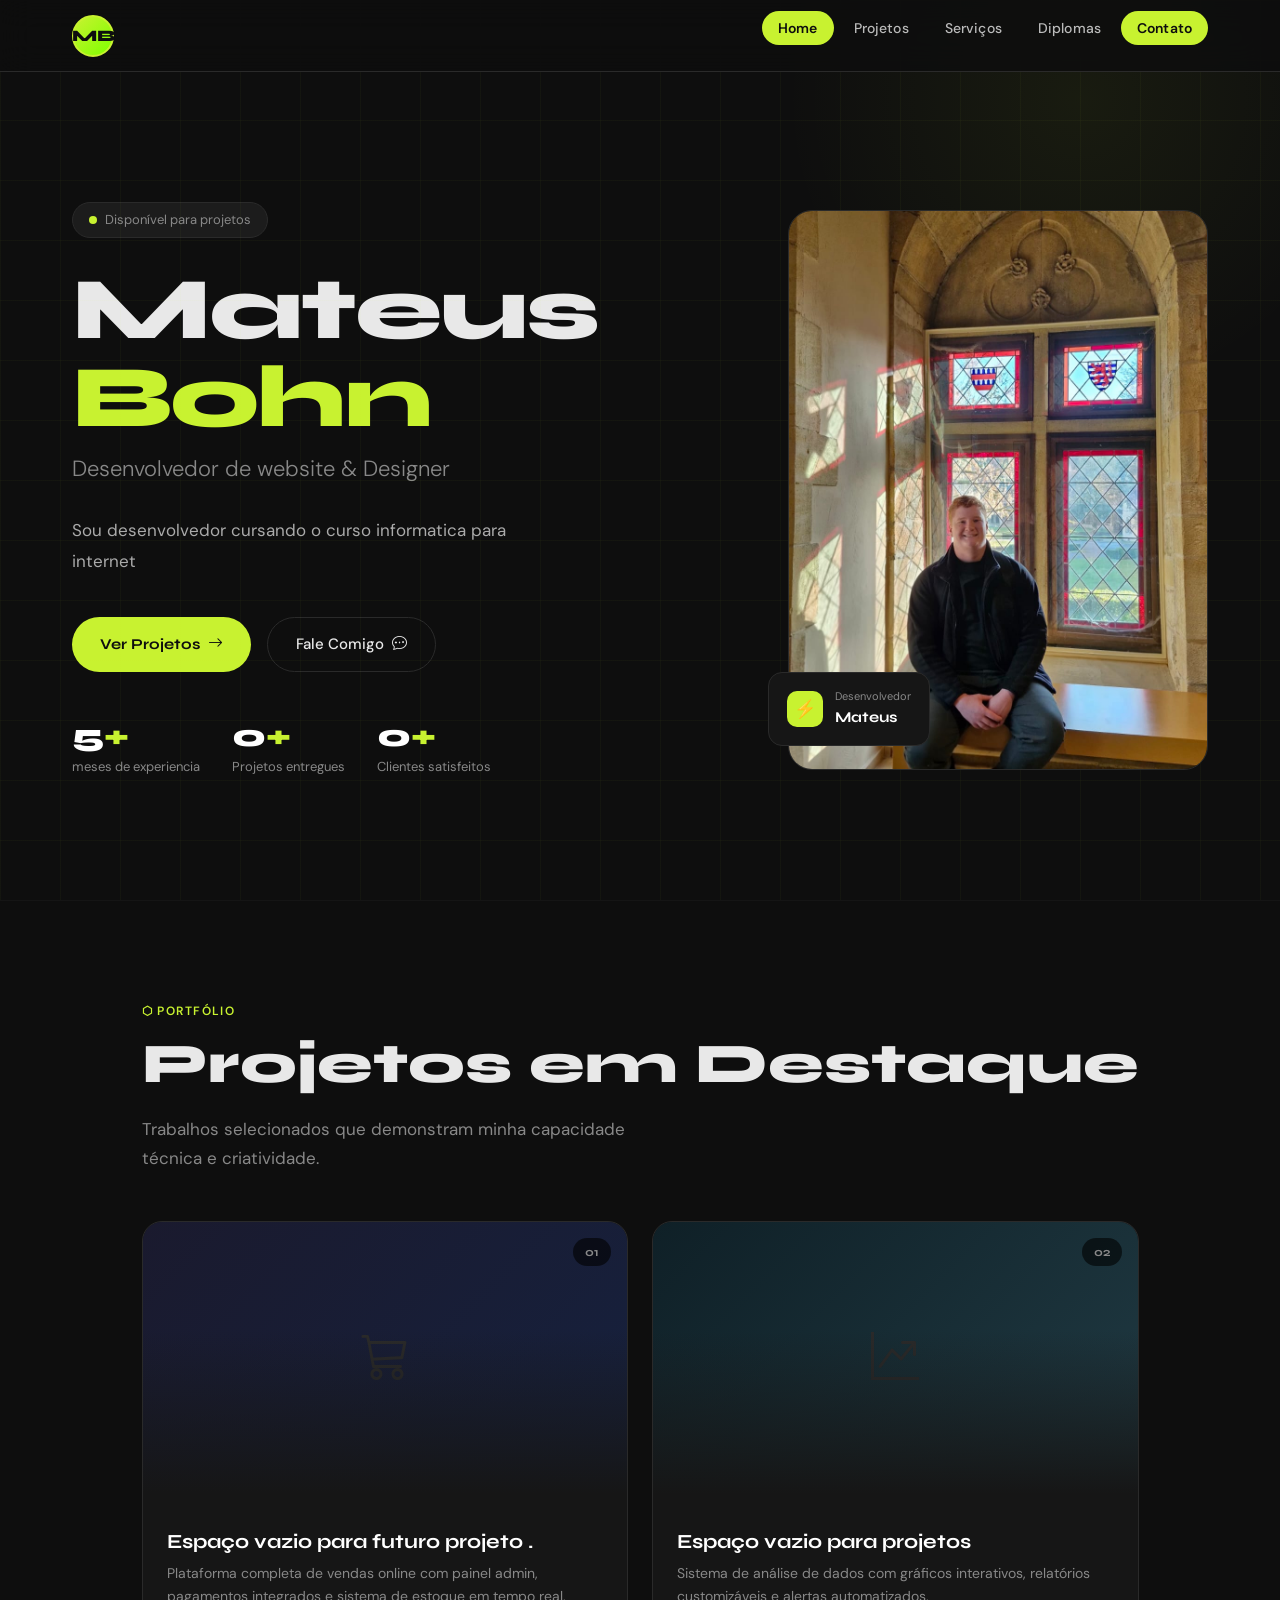
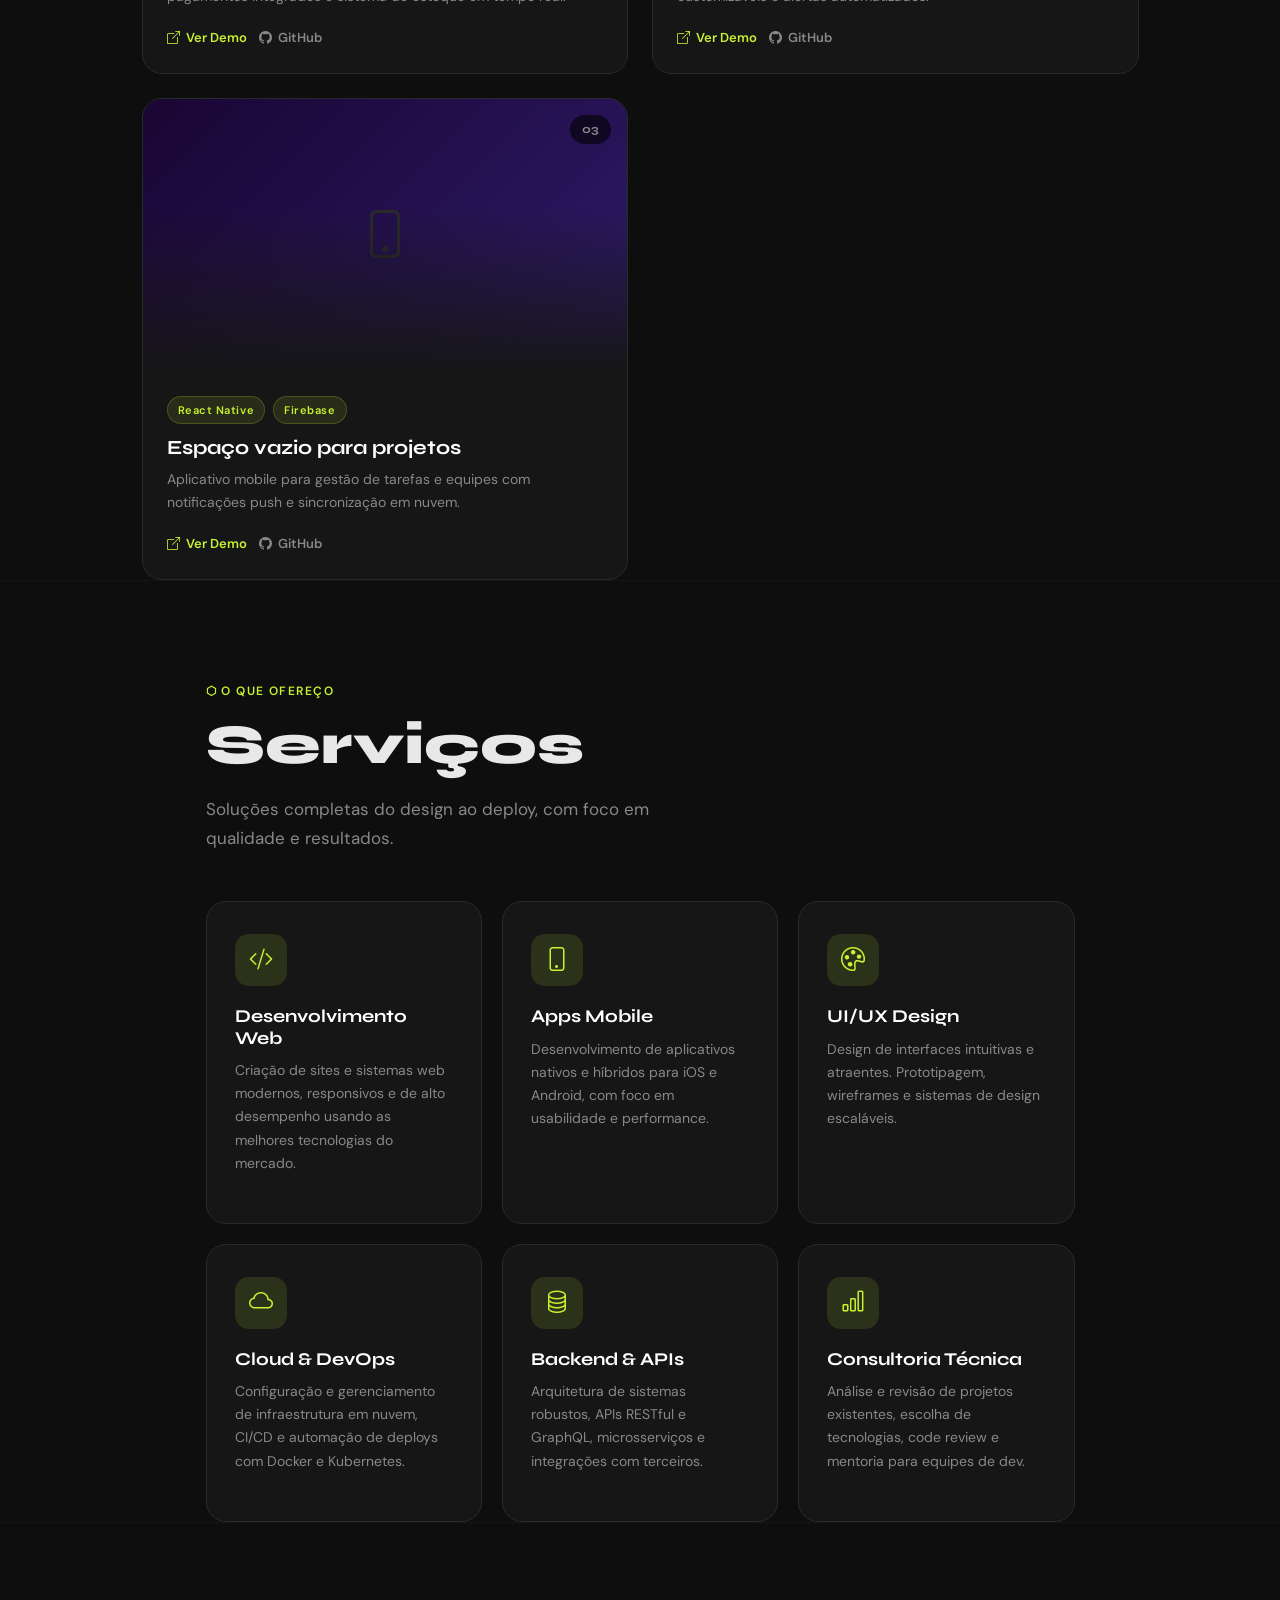
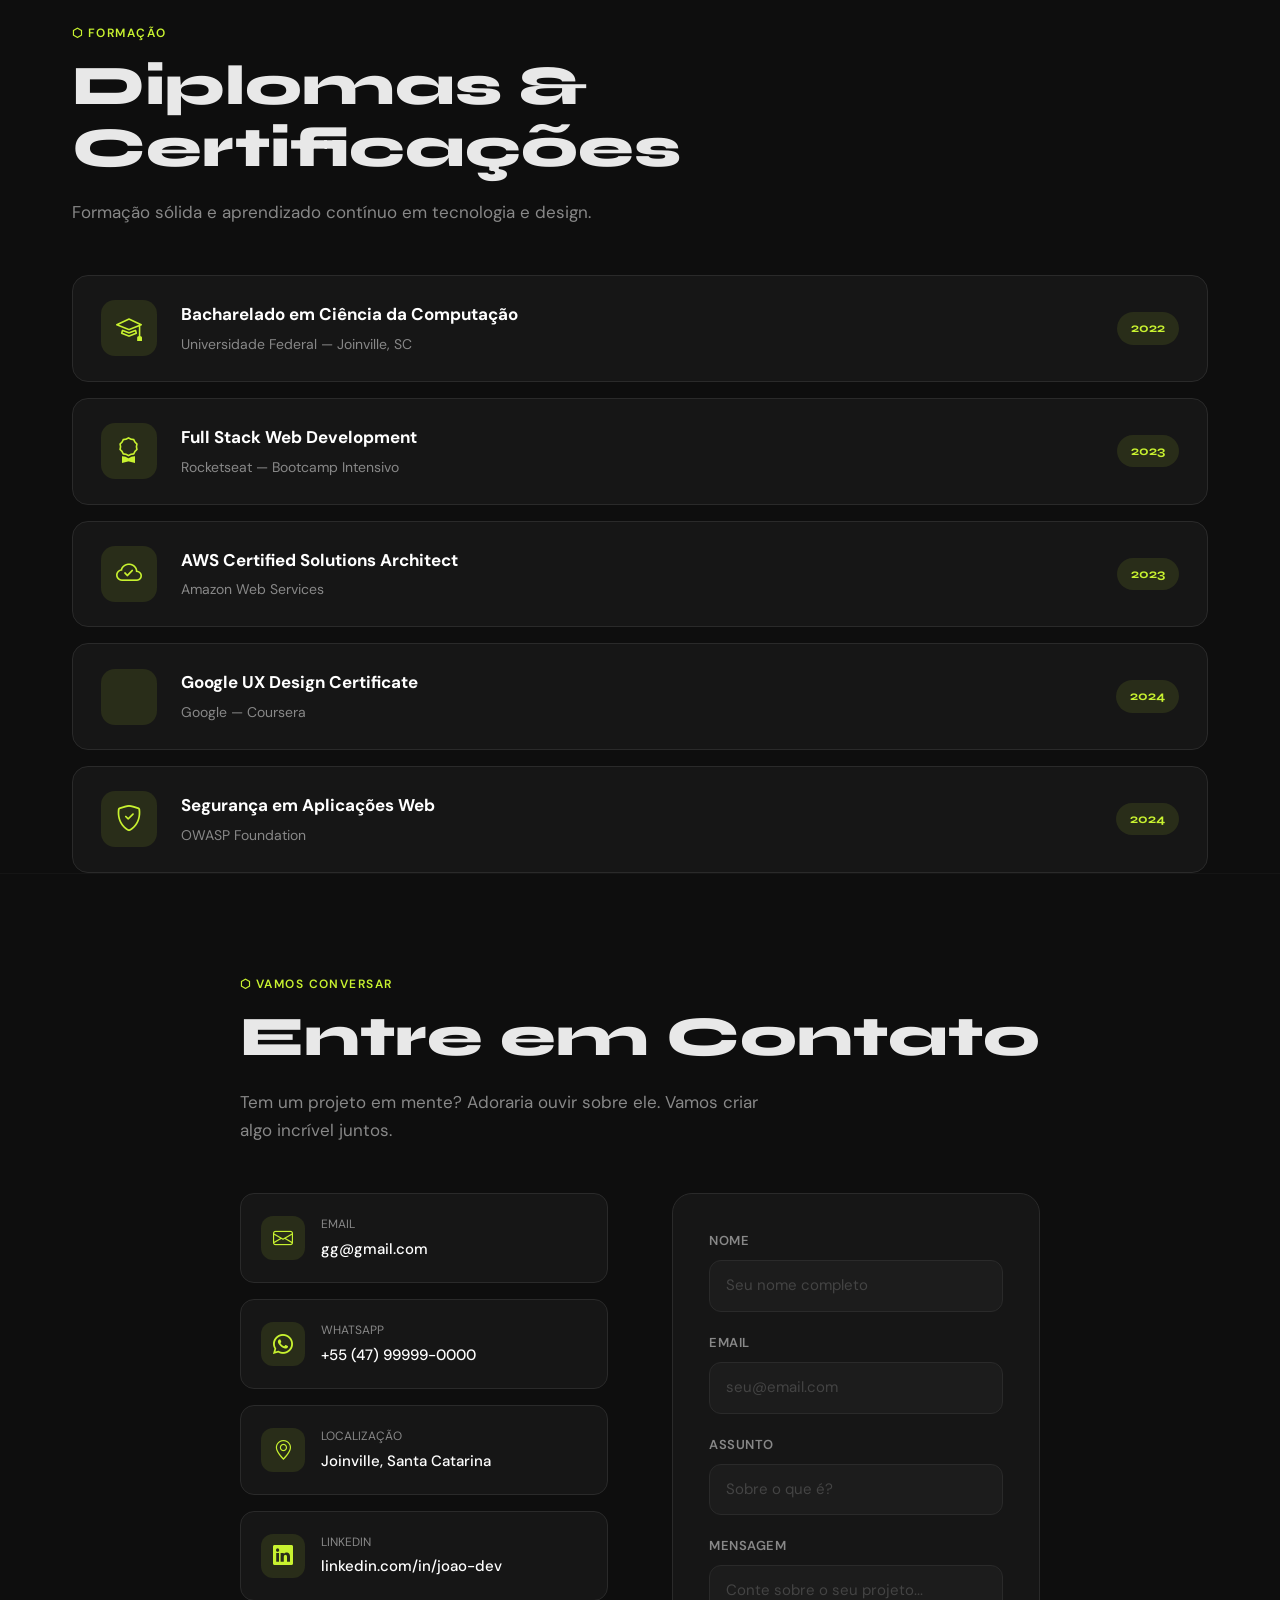
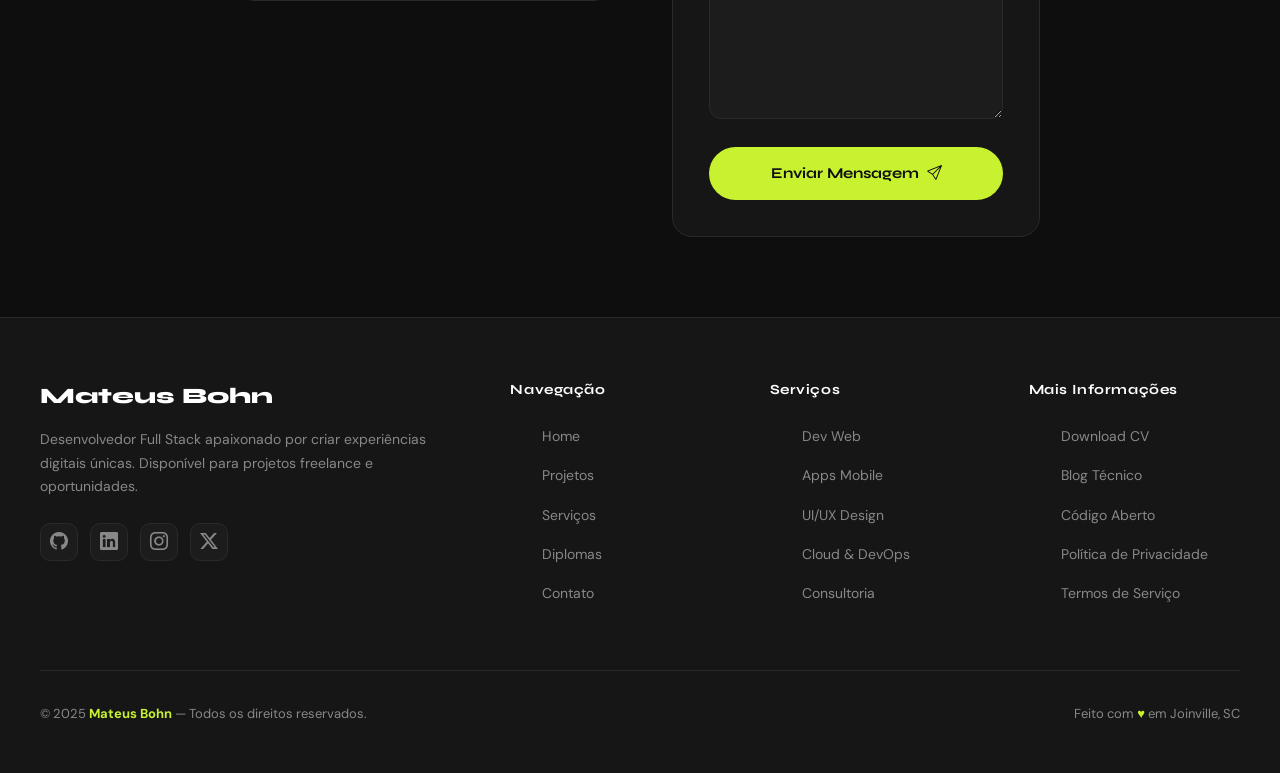
<file: index.html>
<!DOCTYPE html>
<html lang="pt-BR">
<head>
  <meta charset="UTF-8" />
  <meta name="viewport" content="width=device-width, initial-scale=1.0" />
  <title>Portfólio | Dev</title>
  <link href="https://cdn.jsdelivr.net/npm/bootstrap@5.3.3/dist/css/bootstrap.min.css" rel="stylesheet" />
  <link href="https://cdn.jsdelivr.net/npm/bootstrap-icons@1.11.3/font/bootstrap-icons.min.css" rel="stylesheet" />
  <link href="https://fonts.googleapis.com/css2?family=Syne:wght@400;600;700;800&family=DM+Sans:ital,wght@0,300;0,400;0,500;1,300&display=swap" rel="stylesheet" />
  <link rel="stylesheet" href="./css/Home.css">
</head>
<body>

  <!-- NAVBAR -->
  <nav id="navbar">
    <div class="navbar-inner">
      <a href="#home" class="brand-photo">MB</a>

      <ul class="nav-links">
        <li><a href="#home" class="active" onclick="setActive(this)">Home</a></li>
        <li><a href="#projetos" onclick="setActive(this)">Projetos</a></li>
        <li><a href="#servicos" onclick="setActive(this)">Serviços</a></li>
        <li><a href="#diplomas" onclick="setActive(this)">Diplomas</a></li>
        <li><a href="#contato" class="nav-contact-btn" onclick="setActive(this)">Contato</a></li>
      </ul>

      <button class="hamburger" onclick="toggleMenu()" aria-label="Menu">
        <i class="bi bi-list" id="menu-icon"></i>
      </button>
    </div>
    <div class="mobile-menu" id="mobile-menu">
      <a href="#home" onclick="closeMobileMenu()">Home</a>
      <a href="#projetos" onclick="closeMobileMenu()">Projetos</a>
      <a href="#servicos" onclick="closeMobileMenu()">Serviços</a>
      <a href="#diplomas" onclick="closeMobileMenu()">Diplomas</a>
      <a href="#contato" onclick="closeMobileMenu()">Contato</a>
    </div>
  </nav>

  <!-- HOME -->
  <section id="home">
    <div class="bg-grid"></div>
    <div class="bg-glow"></div>
    <div class="hero-grid">
      <div class="hero-left">
        <div class="hero-tag">
          <span></span>
          Disponível para projetos
        </div>

        <h1 class="hero-name">
          Mateus<br><span class="accent">Bohn</span>
        </h1>

        <p class="hero-role">Desenvolvedor de website &amp; Designer</p>

        <p class="hero-desc">
      Sou desenvolvedor cursando o curso informatica para internet 
        </p>

        <div class="hero-ctas">
          <a href="#projetos" class="btn-primary-custom">
            Ver Projetos <i class="bi bi-arrow-right"></i>
          </a>
          <a href="#contato" class="btn-outline-custom">
            Fale Comigo <i class="bi bi-chat-dots"></i>
          </a>
        </div>

        <div class="hero-stats">
          <div class="stat-item">
            <div class="stat-num">5<span>+</span></div>
            <div class="stat-label">meses de experiencia </div>
          </div>
          <div class="stat-item">
            <div class="stat-num">0<span>+</span></div>
            <div class="stat-label">Projetos entregues</div>
          </div>
          <div class="stat-item">
            <div class="stat-num">0<span>+</span></div>
            <div class="stat-label">Clientes satisfeitos</div>
          </div>
        </div>
      </div>

      <div class="hero-right">
        <div class="hero-image-wrap">
          <div class="hero-image-placeholder">
            <img src="./conteudo/1000016954.jpg" alt="">
          </div>
        </div>
        <div class="hero-badge">
          <div class="hero-badge-icon">⚡</div>
          <div>
            <div class="hero-badge-text">Desenvolvedor</div>
            <div class="hero-badge-val">Mateus </div>
          </div>
        </div>
      </div>
    </div>
  </section>

  <hr class="divider" />

  <!-- PROJETOS -->
  <section id="projetos">
    <div class="container-custom">
      <div class="fade-up">
        <span class="section-label">⬡ Portfólio</span>
        <h2 class="section-title">Projetos em Destaque</h2>
        <p class="section-sub">Trabalhos selecionados que demonstram minha capacidade técnica e criatividade.</p>
      </div>

      <div class="projects-grid fade-up">
        <div class="project-card">
          <div class="project-thumb" style="background: linear-gradient(135deg,#1a1a2e,#16213e);">
            <i class="bi bi-cart3"></i>
            <span class="project-num">01</span>
          </div>
          <div class="project-body">
            <div class="project-tags">
              <!--<span class="tag">React</span>-->
              <!--<span class="tag">Node.js</span>-->
             <!--<span class="tag">MongoDB</span>-->
            </div>
            <h3 class="project-title">Espaço vazio para futuro projeto .</h3>
            <p class="project-desc">Plataforma completa de vendas online com painel admin, pagamentos integrados e sistema de estoque em tempo real.</p>
            <div class="project-links">

            <!--Link do site do projeto entregue -->
              <a href="#" class="project-link"><i class="bi bi-box-arrow-up-right"></i> Ver Demo</a>
              <!--Link do git hub colocar um projeto -->
              <a href="https://github.com/mateusbohntb-ai" class="project-link ghost"><i class="bi bi-github"></i> GitHub</a>

            </div>
          </div>
        </div>

        <div class="project-card">
          <div class="project-thumb" style="background: linear-gradient(135deg,#0f2027,#203a43);">
            <i class="bi bi-graph-up-arrow"></i>
            <span class="project-num">02</span>
          </div>
          <div class="project-body">
            <div class="project-tags">
              <!--  <span class="tag">Vue.js</span>-->
               <!-- <span class="tag">Python</span>-->
              <!--  <span class="tag">PostgreSQL</span>-->
            </div>
            <h3 class="project-title">Espaço vazio para projetos </h3>
            <p class="project-desc">Sistema de análise de dados com gráficos interativos, relatórios customizáveis e alertas automatizados.</p>
            <div class="project-links">
              <!--Link do site para o site feito.-->
              <a href="#" class="project-link"><i class="bi bi-box-arrow-up-right"></i> Ver Demo</a>
              <!--Link do site github.-->
              <a href="https://github.com/mateusbohntb-ai" class="project-link ghost" class="project-link ghost"><i class="bi bi-github"></i> GitHub</a>
            </div>
          </div>
        </div>

        <div class="project-card">
          <div class="project-thumb" style="background: linear-gradient(135deg,#1a0533,#2d1b69);">
            <i class="bi bi-phone"></i>
            <span class="project-num">03</span>
          </div>
          <div class="project-body">
            <div class="project-tags">
              <span class="tag">React Native</span>
              <span class="tag">Firebase</span>
            </div>
            <h3 class="project-title">Espaço vazio para projetos</h3>
            <p class="project-desc">Aplicativo mobile para gestão de tarefas e equipes com notificações push e sincronização em nuvem.</p>
            <div class="project-links">
              <a href="#" class="project-link"><i class="bi bi-box-arrow-up-right"></i> Ver Demo</a>
              <a href="#" class="project-link ghost"><i class="bi bi-github"></i> GitHub</a>
            </div>
          </div>
        </div>
      </div>
    </div>
  </section>

  <hr class="divider" />

  <!-- SERVIÇOS -->
  <section id="servicos">
    <div class="container-custom">
      <div class="fade-up">
        <span class="section-label">⬡ O que ofereço</span>
        <h2 class="section-title">Serviços</h2>
        <p class="section-sub">Soluções completas do design ao deploy, com foco em qualidade e resultados.</p>
      </div>

      <div class="services-grid fade-up">
        <div class="service-card">
          <div class="service-icon"><i class="bi bi-code-slash"></i></div>
          <h3 class="service-title">Desenvolvimento Web</h3>
          <p class="service-desc">Criação de sites e sistemas web modernos, responsivos e de alto desempenho usando as melhores tecnologias do mercado.</p>
        </div>

        <div class="service-card">
          <div class="service-icon"><i class="bi bi-phone"></i></div>
          <h3 class="service-title">Apps Mobile</h3>
          <p class="service-desc">Desenvolvimento de aplicativos nativos e híbridos para iOS e Android, com foco em usabilidade e performance.</p>
        </div>

        <div class="service-card">
          <div class="service-icon"><i class="bi bi-palette"></i></div>
          <h3 class="service-title">UI/UX Design</h3>
          <p class="service-desc">Design de interfaces intuitivas e atraentes. Prototipagem, wireframes e sistemas de design escaláveis.</p>
        </div>

        <div class="service-card">
          <div class="service-icon"><i class="bi bi-cloud"></i></div>
          <h3 class="service-title">Cloud & DevOps</h3>
          <p class="service-desc">Configuração e gerenciamento de infraestrutura em nuvem, CI/CD e automação de deploys com Docker e Kubernetes.</p>
        </div>

        <div class="service-card">
          <div class="service-icon"><i class="bi bi-database"></i></div>
          <h3 class="service-title">Backend & APIs</h3>
          <p class="service-desc">Arquitetura de sistemas robustos, APIs RESTful e GraphQL, microsserviços e integrações com terceiros.</p>
        </div>

        <div class="service-card">
          <div class="service-icon"><i class="bi bi-bar-chart"></i></div>
          <h3 class="service-title">Consultoria Técnica</h3>
          <p class="service-desc">Análise e revisão de projetos existentes, escolha de tecnologias, code review e mentoria para equipes de dev.</p>
        </div>
      </div>
    </div>
  </section>

  <hr class="divider" />

  <!-- DIPLOMAS -->
  <section id="diplomas">
    <div class="container-custom">
      <div class="fade-up">
        <span class="section-label">⬡ Formação</span>
        <h2 class="section-title">Diplomas &amp; Certificações</h2>
        <p class="section-sub">Formação sólida e aprendizado contínuo em tecnologia e design.</p>
      </div>

      <div class="diplomas-list fade-up">
        <div class="diploma-item">
          <div class="diploma-icon"><i class="bi bi-mortarboard"></i></div>
          <div class="diploma-info">
            <div class="diploma-course">Bacharelado em Ciência da Computação</div>
            <div class="diploma-institution">Universidade Federal — Joinville, SC</div>
          </div>
          <span class="diploma-year">2022</span>
        </div>

        <div class="diploma-item">
          <div class="diploma-icon"><i class="bi bi-award"></i></div>
          <div class="diploma-info">
            <div class="diploma-course">Full Stack Web Development</div>
            <div class="diploma-institution">Rocketseat — Bootcamp Intensivo</div>
          </div>
          <span class="diploma-year">2023</span>
        </div>

        <div class="diploma-item">
          <div class="diploma-icon"><i class="bi bi-cloud-check"></i></div>
          <div class="diploma-info">
            <div class="diploma-course">AWS Certified Solutions Architect</div>
            <div class="diploma-institution">Amazon Web Services</div>
          </div>
          <span class="diploma-year">2023</span>
        </div>

        <div class="diploma-item">
          <div class="diploma-icon"><i class="bi bi-figma"></i></div>
          <div class="diploma-info">
            <div class="diploma-course">Google UX Design Certificate</div>
            <div class="diploma-institution">Google — Coursera</div>
          </div>
          <span class="diploma-year">2024</span>
        </div>

        <div class="diploma-item">
          <div class="diploma-icon"><i class="bi bi-shield-check"></i></div>
          <div class="diploma-info">
            <div class="diploma-course">Segurança em Aplicações Web</div>
            <div class="diploma-institution">OWASP Foundation</div>
          </div>
          <span class="diploma-year">2024</span>
        </div>
      </div>
    </div>
  </section>

  <hr class="divider" />

  <!-- CONTATO -->
  <section id="contato">
    <div class="container-custom">
      <div class="fade-up">
        <span class="section-label">⬡ Vamos conversar</span>
        <h2 class="section-title">Entre em Contato</h2>
        <p class="section-sub">Tem um projeto em mente? Adoraria ouvir sobre ele. Vamos criar algo incrível juntos.</p>
      </div>

      <div class="contact-grid fade-up">
        <div>
          <div class="contact-info-item">
            <div class="contact-icon"><i class="bi bi-envelope"></i></div>
            <div>
              <div class="contact-label">EMAIL</div>
              <div class="contact-value">gg@gmail.com</div>
            </div>
          </div>

          <div class="contact-info-item">
            <div class="contact-icon"><i class="bi bi-whatsapp"></i></div>
            <div>
              <div class="contact-label">WHATSAPP</div>
              <div class="contact-value">+55 (47) 99999-0000</div>
            </div>
          </div>

          <div class="contact-info-item">
            <div class="contact-icon"><i class="bi bi-geo-alt"></i></div>
            <div>
              <div class="contact-label">LOCALIZAÇÃO</div>
              <div class="contact-value">Joinville, Santa Catarina</div>
            </div>
          </div>

          <div class="contact-info-item">
            <div class="contact-icon"><i class="bi bi-linkedin"></i></div>
            <div>
              <div class="contact-label">LINKEDIN</div>
              <div class="contact-value">linkedin.com/in/joao-dev</div>
            </div>
          </div>
        </div>

        <div class="contact-form">
          <div class="form-group">
            <label class="form-label">NOME</label>
            <input type="text" class="form-control-custom" placeholder="Seu nome completo" />
          </div>
          <div class="form-group">
            <label class="form-label">EMAIL</label>
            <input type="email" class="form-control-custom" placeholder="seu@email.com" />
          </div>
          <div class="form-group">
            <label class="form-label">ASSUNTO</label>
            <input type="text" class="form-control-custom" placeholder="Sobre o que é?" />
          </div>
          <div class="form-group">
            <label class="form-label">MENSAGEM</label>
            <textarea class="form-control-custom" rows="5" placeholder="Conte sobre o seu projeto..."></textarea>
          </div>
          <button class="btn-primary-custom" style="width:100%; justify-content: center;">
            Enviar Mensagem <i class="bi bi-send"></i>
          </button>
        </div>
      </div>
    </div>
  </section>

  <!-- FOOTER -->
  <footer>
    <div class="footer-inner">
      <div class="footer-top">
        <div>
          <div class="footer-brand-name">Mateus Bohn</div>
          <p class="footer-brand-desc">
            Desenvolvedor Full Stack apaixonado por criar experiências digitais únicas. Disponível para projetos freelance e oportunidades.
          </p>
          <div class="footer-socials">
            <a href="#" class="social-link" aria-label="GitHub"><i class="bi bi-github"></i></a>
            <a href="#" class="social-link" aria-label="LinkedIn"><i class="bi bi-linkedin"></i></a>
            <a href="#" class="social-link" aria-label="Instagram"><i class="bi bi-instagram"></i></a>
            <a href="#" class="social-link" aria-label="Twitter"><i class="bi bi-twitter-x"></i></a>
          </div>
        </div>

        <div>
          <div class="footer-col-title">Navegação</div>
          <ul class="footer-links">
            <li><a href="#home">Home</a></li>
            <li><a href="#projetos">Projetos</a></li>
            <li><a href="#servicos">Serviços</a></li>
            <li><a href="#diplomas">Diplomas</a></li>
            <li><a href="#contato">Contato</a></li>
          </ul>
        </div>

        <div>
          <div class="footer-col-title">Serviços</div>
          <ul class="footer-links">
            <li><a href="#servicos">Dev Web</a></li>
            <li><a href="#servicos">Apps Mobile</a></li>
            <li><a href="#servicos">UI/UX Design</a></li>
            <li><a href="#servicos">Cloud & DevOps</a></li>
            <li><a href="#servicos">Consultoria</a></li>
          </ul>
        </div>

        <div>
          <div class="footer-col-title">Mais Informações</div>
          <ul class="footer-links">
            <li><a href="#">Download CV</a></li>
            <li><a href="#">Blog Técnico</a></li>
            <li><a href="#">Código Aberto</a></li>
            <li><a href="#">Política de Privacidade</a></li>
            <li><a href="#">Termos de Serviço</a></li>
          </ul>
        </div>
      </div>

      <div class="footer-bottom">
        <p class="footer-copy">
          &copy; 2025 <strong>Mateus Bohn</strong> — Todos os direitos reservados.
        </p>
        <p class="footer-made">
          Feito com <span style="color:var(--accent)">♥</span> em Joinville, SC
        </p>
      </div>
    </div>
  </footer>

  <script src="https://cdn.jsdelivr.net/npm/bootstrap@5.3.3/dist/js/bootstrap.bundle.min.js"></script>
 <script src="./script/Home/Home.js"></script>
</body>
</html>
</file>
<file: css/Home.css>
:root {
      --accent: #c8f230;
      --accent-dark: #a3d400;
      --dark: #0e0e0e;
      --dark-card: #161616;
      --dark-surface: #1c1c1c;
      --dark-border: #2a2a2a;
      --text-muted: #888;
      --radius: 16px;
    }

    *, *::before, *::after { box-sizing: border-box; margin: 0; padding: 0; }

    html { scroll-behavior: smooth; }

    body {
      background: var(--dark);
      color: #e8e8e8;
      font-family: 'DM Sans', sans-serif;
      font-size: 16px;
      line-height: 1.7;
      overflow-x: hidden;
    }

    h1, h2, h3, h4, h5, h6 {
      font-family: 'Syne', sans-serif;
      font-weight: 700;
    }

    /* NAVBAR */
    #navbar {
      position: fixed;
      top: 0;
      width: 100%;
      z-index: 1000;
      background: rgba(14,14,14,0.85);
      backdrop-filter: blur(16px);
      -webkit-backdrop-filter: blur(16px);
      border-bottom: 1px solid var(--dark-border);
      transition: background 0.3s;
    }

    .navbar-inner {
      display: flex;
      align-items: center;
      justify-content: space-between;
      padding: 14px 32px;
      max-width: 1200px;
      margin: 0 auto;
    }

    .brand-photo {
      width: 42px;
      height: 42px;
      border-radius: 50%;
      object-fit: cover;
      border: 2px solid var(--accent);
      background: linear-gradient(135deg, var(--accent) 0%, #7fff00 100%);
      display: flex;
      align-items: center;
      justify-content: center;
      font-family: 'Syne', sans-serif;
      font-weight: 800;
      font-size: 16px;
      color: var(--dark);
      text-decoration: none;
      flex-shrink: 0;
    }

    .nav-links {
      display: flex;
      align-items: center;
      gap: 4px;
      list-style: none;
    }

    .nav-links a {
      color: #bbb;
      text-decoration: none;
      font-size: 14px;
      font-weight: 500;
      padding: 8px 16px;
      border-radius: 100px;
      transition: color 0.2s, background 0.2s;
      letter-spacing: 0.01em;
    }

    .nav-links a:hover { color: #fff; background: var(--dark-surface); }
    .nav-links a.active { color: var(--dark); background: var(--accent); font-weight: 600; }

    .nav-contact-btn {
      color: var(--dark) !important;
      background: var(--accent) !important;
      font-weight: 600 !important;
    }
    .nav-contact-btn:hover { background: var(--accent-dark) !important; }

    .hamburger {
      display: none;
      background: none;
      border: none;
      color: #fff;
      font-size: 24px;
      cursor: pointer;
    }

    .mobile-menu {
      display: none;
      flex-direction: column;
      gap: 4px;
      padding: 12px 32px 20px;
      border-top: 1px solid var(--dark-border);
    }

    .mobile-menu a {
      color: #bbb;
      text-decoration: none;
      font-size: 15px;
      font-weight: 500;
      padding: 10px 0;
      border-bottom: 1px solid var(--dark-border);
      transition: color 0.2s;
    }

    .mobile-menu a:last-child { border-bottom: none; }
    .mobile-menu a:hover { color: var(--accent); }
    .mobile-menu.open { display: flex; }

    /* SECTIONS */
    section {
      padding-top: 100px;
      min-height: 100vh;
      display: flex;
      flex-direction: column;
      justify-content: center;
    }

    .section-label {
      font-size: 12px;
      font-weight: 600;
      letter-spacing: 0.12em;
      text-transform: uppercase;
      color: var(--accent);
      margin-bottom: 12px;
      display: block;
    }

    .section-title {
      font-size: clamp(2rem, 5vw, 3.5rem);
      font-weight: 800;
      line-height: 1.1;
      margin-bottom: 20px;
    }

    .section-sub {
      font-size: 17px;
      color: var(--text-muted);
      max-width: 520px;
      line-height: 1.7;
    }

    /* HOME */
    #home {
      min-height: 100vh;
      display: flex;
      align-items: center;
      padding-top: 80px;
      position: relative;
      overflow: hidden;
    }

    .hero-grid {
      max-width: 1200px;
      margin: 0 auto;
      padding: 0 32px;
      display: grid;
      grid-template-columns: 1fr 420px;
      gap: 64px;
      align-items: center;
      width: 100%;
    }

    .hero-tag {
      display: inline-flex;
      align-items: center;
      gap: 8px;
      background: var(--dark-surface);
      border: 1px solid var(--dark-border);
      border-radius: 100px;
      padding: 6px 16px;
      font-size: 13px;
      color: var(--text-muted);
      margin-bottom: 28px;
    }

    .hero-tag span { width: 8px; height: 8px; border-radius: 50%; background: var(--accent); display: inline-block; animation: pulse 2s infinite; }

    @keyframes pulse {
      0%, 100% { opacity: 1; }
      50% { opacity: 0.4; }
    }

    .hero-name {
      font-size: clamp(3rem, 7vw, 5.5rem);
      font-weight: 800;
      line-height: 1.0;
      margin-bottom: 8px;
      letter-spacing: -0.02em;
    }

    .hero-name .accent { color: var(--accent); }

    .hero-role {
      font-size: 22px;
      color: var(--text-muted);
      margin-bottom: 28px;
      font-weight: 300;
    }

    .hero-desc {
      font-size: 17px;
      color: #aaa;
      line-height: 1.8;
      margin-bottom: 40px;
      max-width: 500px;
    }

    .hero-ctas {
      display: flex;
      gap: 16px;
      flex-wrap: wrap;
    }

    .btn-primary-custom {
      display: inline-flex;
      align-items: center;
      gap: 8px;
      background: var(--accent);
      color: var(--dark);
      padding: 14px 28px;
      border-radius: 100px;
      font-weight: 700;
      font-family: 'Syne', sans-serif;
      font-size: 15px;
      text-decoration: none;
      transition: background 0.2s, transform 0.15s;
      border: none;
      cursor: pointer;
    }

    .btn-primary-custom:hover { background: var(--accent-dark); color: var(--dark); transform: translateY(-2px); }

    .btn-outline-custom {
      display: inline-flex;
      align-items: center;
      gap: 8px;
      background: transparent;
      color: #e8e8e8;
      padding: 14px 28px;
      border-radius: 100px;
      font-weight: 500;
      font-size: 15px;
      text-decoration: none;
      border: 1px solid var(--dark-border);
      transition: border-color 0.2s, background 0.2s, transform 0.15s;
    }

    .btn-outline-custom:hover { border-color: var(--accent); background: rgba(200,242,48,0.06); color: #fff; transform: translateY(-2px); }

    .hero-stats {
      display: flex;
      gap: 32px;
      margin-top: 48px;
    }

    .stat-item { }
    .stat-num { font-family: 'Syne', sans-serif; font-size: 32px; font-weight: 800; color: #fff; line-height: 1; }
    .stat-num span { color: var(--accent); }
    .stat-label { font-size: 13px; color: var(--text-muted); margin-top: 4px; }

    .hero-right { position: relative; }

    .hero-image-wrap {
      position: relative;
      width: 100%;
      aspect-ratio: 3/4;
      border-radius: 24px;
      overflow: hidden;
      background: var(--dark-surface);
      border: 1px solid var(--dark-border);
    }

    .hero-image-wrap img {
      width: 100%;
      height: 100%;
      object-fit: cover;
      display: block;
    }

    .hero-image-placeholder {
      width: 100%;
      height: 100%;
      display: flex;
      flex-direction: column;
      align-items: center;
      justify-content: center;
      gap: 12px;
      color: var(--text-muted);
      background: linear-gradient(145deg, #1c1c1c 0%, #111 100%);
    }

    .hero-image-placeholder i { font-size: 48px; color: var(--dark-border); }
    .hero-image-placeholder p { font-size: 14px; }

    .hero-badge {
      position: absolute;
      bottom: 24px;
      left: -20px;
      background: var(--dark-card);
      border: 1px solid var(--dark-border);
      border-radius: 14px;
      padding: 14px 18px;
      display: flex;
      align-items: center;
      gap: 12px;
    }

    .hero-badge-icon { width: 36px; height: 36px; border-radius: 10px; background: var(--accent); display: flex; align-items: center; justify-content: center; font-size: 18px; }
    .hero-badge-text { font-size: 11px; color: var(--text-muted); }
    .hero-badge-val { font-family: 'Syne', sans-serif; font-size: 15px; font-weight: 700; color: #fff; }

    .bg-grid {
      position: absolute;
      inset: 0;
      background-image: linear-gradient(rgba(200,242,48,0.03) 1px, transparent 1px),
                        linear-gradient(90deg, rgba(200,242,48,0.03) 1px, transparent 1px);
      background-size: 60px 60px;
      pointer-events: none;
    }

    .bg-glow {
      position: absolute;
      width: 600px;
      height: 600px;
      border-radius: 50%;
      background: radial-gradient(ellipse, rgba(200,242,48,0.06) 0%, transparent 70%);
      top: -200px;
      right: -100px;
      pointer-events: none;
    }

    /* PROJECTS */
    #projetos {
      background: var(--dark);
    }

    .projects-grid {
      display: grid;
      grid-template-columns: repeat(auto-fit, minmax(320px, 1fr));
      gap: 24px;
      margin-top: 48px;
    }

    .project-card {
      background: var(--dark-card);
      border: 1px solid var(--dark-border);
      border-radius: 20px;
      overflow: hidden;
      transition: transform 0.25s, border-color 0.25s;
      cursor: pointer;
    }

    .project-card:hover { transform: translateY(-6px); border-color: rgba(200,242,48,0.4); }

    .project-thumb {
      aspect-ratio: 16/9;
      background: var(--dark-surface);
      display: flex;
      align-items: center;
      justify-content: center;
      font-size: 48px;
      color: var(--dark-border);
      position: relative;
      overflow: hidden;
    }

    .project-thumb::after {
      content: '';
      position: absolute;
      inset: 0;
      background: linear-gradient(0deg, var(--dark-card) 0%, transparent 60%);
    }

    .project-num {
      position: absolute;
      top: 16px;
      right: 16px;
      font-family: 'Syne', sans-serif;
      font-size: 12px;
      font-weight: 700;
      background: rgba(0,0,0,0.6);
      border-radius: 100px;
      padding: 4px 12px;
      color: var(--text-muted);
      z-index: 1;
    }

    .project-body { padding: 24px; }

    .project-tags { display: flex; gap: 8px; flex-wrap: wrap; margin-bottom: 12px; }

    .tag {
      font-size: 11px;
      font-weight: 600;
      letter-spacing: 0.05em;
      padding: 4px 10px;
      border-radius: 100px;
      background: rgba(200,242,48,0.1);
      color: var(--accent);
      border: 1px solid rgba(200,242,48,0.2);
    }

    .project-title { font-size: 20px; font-weight: 700; margin-bottom: 8px; color: #fff; }
    .project-desc { font-size: 14px; color: var(--text-muted); line-height: 1.6; margin-bottom: 20px; }

    .project-links { display: flex; gap: 12px; }

    .project-link {
      display: inline-flex;
      align-items: center;
      gap: 6px;
      font-size: 13px;
      font-weight: 600;
      color: var(--accent);
      text-decoration: none;
      transition: opacity 0.2s;
    }

    .project-link:hover { opacity: 0.7; color: var(--accent); }
    .project-link.ghost { color: var(--text-muted); }
    .project-link.ghost:hover { color: #fff; }

    /* SERVICES */
    #servicos { background: var(--dark); }

    .services-grid {
      display: grid;
      grid-template-columns: repeat(auto-fit, minmax(260px, 1fr));
      gap: 20px;
      margin-top: 48px;
    }

    .service-card {
      background: var(--dark-card);
      border: 1px solid var(--dark-border);
      border-radius: 20px;
      padding: 32px 28px;
      transition: transform 0.25s, border-color 0.25s, background 0.25s;
    }

    .service-card:hover {
      transform: translateY(-4px);
      border-color: rgba(200,242,48,0.3);
      background: var(--dark-surface);
    }

    .service-icon {
      width: 52px;
      height: 52px;
      border-radius: 14px;
      background: rgba(200,242,48,0.12);
      display: flex;
      align-items: center;
      justify-content: center;
      font-size: 24px;
      color: var(--accent);
      margin-bottom: 20px;
    }

    .service-title { font-size: 18px; font-weight: 700; color: #fff; margin-bottom: 10px; }
    .service-desc { font-size: 14px; color: var(--text-muted); line-height: 1.65; }

    /* DIPLOMAS */
    #diplomas { background: var(--dark); }

    .diplomas-list { display: flex; flex-direction: column; gap: 16px; margin-top: 48px; }

    .diploma-item {
      background: var(--dark-card);
      border: 1px solid var(--dark-border);
      border-radius: 16px;
      padding: 24px 28px;
      display: flex;
      align-items: center;
      gap: 24px;
      transition: border-color 0.25s, transform 0.25s;
    }

    .diploma-item:hover { border-color: rgba(200,242,48,0.3); transform: translateX(6px); }

    .diploma-icon {
      width: 56px;
      height: 56px;
      border-radius: 14px;
      background: rgba(200,242,48,0.1);
      display: flex;
      align-items: center;
      justify-content: center;
      font-size: 26px;
      color: var(--accent);
      flex-shrink: 0;
    }

    .diploma-info { flex: 1; }
    .diploma-course { font-size: 17px; font-weight: 700; color: #fff; margin-bottom: 4px; }
    .diploma-institution { font-size: 14px; color: var(--text-muted); }

    .diploma-year {
      font-family: 'Syne', sans-serif;
      font-size: 13px;
      font-weight: 700;
      color: var(--accent);
      background: rgba(200,242,48,0.1);
      border-radius: 100px;
      padding: 5px 14px;
      white-space: nowrap;
    }

    /* CONTACT */
    #contato {
      min-height: auto;
      padding-bottom: 80px;
    }

    .contact-grid {
      display: grid;
      grid-template-columns: 1fr 1fr;
      gap: 64px;
      align-items: start;
      margin-top: 48px;
    }

    .contact-info-item {
      display: flex;
      align-items: center;
      gap: 16px;
      padding: 20px;
      background: var(--dark-card);
      border: 1px solid var(--dark-border);
      border-radius: 14px;
      margin-bottom: 16px;
      transition: border-color 0.25s;
    }

    .contact-info-item:hover { border-color: rgba(200,242,48,0.3); }

    .contact-icon {
      width: 44px;
      height: 44px;
      border-radius: 12px;
      background: rgba(200,242,48,0.1);
      display: flex;
      align-items: center;
      justify-content: center;
      font-size: 20px;
      color: var(--accent);
      flex-shrink: 0;
    }

    .contact-label { font-size: 12px; color: var(--text-muted); margin-bottom: 2px; }
    .contact-value { font-size: 15px; font-weight: 500; color: #fff; }

    .contact-form {
      background: var(--dark-card);
      border: 1px solid var(--dark-border);
      border-radius: 20px;
      padding: 36px;
    }

    .form-group { margin-bottom: 20px; }
    .form-label { font-size: 13px; font-weight: 600; color: var(--text-muted); margin-bottom: 8px; display: block; letter-spacing: 0.04em; }

    .form-control-custom {
      width: 100%;
      background: var(--dark-surface);
      border: 1px solid var(--dark-border);
      border-radius: 12px;
      padding: 12px 16px;
      color: #e8e8e8;
      font-family: 'DM Sans', sans-serif;
      font-size: 15px;
      transition: border-color 0.2s;
      outline: none;
      resize: vertical;
    }

    .form-control-custom:focus { border-color: var(--accent); }
    .form-control-custom::placeholder { color: #444; }

    /* FOOTER */
    footer {
      background: var(--dark-card);
      border-top: 1px solid var(--dark-border);
      padding: 60px 32px 32px;
    }

    .footer-inner {
      max-width: 1200px;
      margin: 0 auto;
    }

    .footer-top {
      display: grid;
      grid-template-columns: 2fr 1fr 1fr 1fr;
      gap: 48px;
      padding-bottom: 48px;
      border-bottom: 1px solid var(--dark-border);
    }

    .footer-brand-name { font-family: 'Syne', sans-serif; font-size: 22px; font-weight: 800; color: #fff; margin-bottom: 12px; }
    .footer-brand-desc { font-size: 14px; color: var(--text-muted); line-height: 1.7; margin-bottom: 24px; }

    .footer-socials { display: flex; gap: 12px; }

    .social-link {
      width: 38px;
      height: 38px;
      border-radius: 10px;
      background: var(--dark-surface);
      border: 1px solid var(--dark-border);
      display: flex;
      align-items: center;
      justify-content: center;
      color: var(--text-muted);
      text-decoration: none;
      font-size: 18px;
      transition: color 0.2s, border-color 0.2s, background 0.2s;
    }

    .social-link:hover { color: var(--accent); border-color: rgba(200,242,48,0.4); background: rgba(200,242,48,0.08); }

    .footer-col-title { font-family: 'Syne', sans-serif; font-size: 14px; font-weight: 700; color: #fff; margin-bottom: 20px; letter-spacing: 0.04em; }

    .footer-links { list-style: none; }
    .footer-links li { margin-bottom: 12px; }
    .footer-links a { color: var(--text-muted); text-decoration: none; font-size: 14px; transition: color 0.2s; }
    .footer-links a:hover { color: var(--accent); }

    .footer-bottom {
      display: flex;
      align-items: center;
      justify-content: space-between;
      padding-top: 32px;
      gap: 16px;
      flex-wrap: wrap;
    }

    .footer-copy { font-size: 13px; color: var(--text-muted); }
    .footer-copy strong { color: var(--accent); }

    .footer-made { font-size: 13px; color: var(--text-muted); }

    /* CONTAINER */
    .container-custom { max-width: 1200px; margin: 0 auto; padding: 0 32px; }

    /* SCROLL ANIMATIONS */
    .fade-up {
      opacity: 0;
      transform: translateY(32px);
      transition: opacity 0.6s ease, transform 0.6s ease;
    }

    .fade-up.visible { opacity: 1; transform: translateY(0); }

    /* RESPONSIVE */
    @media (max-width: 900px) {
      .hero-grid { grid-template-columns: 1fr; gap: 48px; }
      .hero-right { max-width: 360px; margin: 0 auto; }
      .hero-badge { left: 0; }
      .contact-grid { grid-template-columns: 1fr; }
      .footer-top { grid-template-columns: 1fr 1fr; }
    }

    @media (max-width: 640px) {
      .navbar-inner { padding: 14px 20px; }
      .nav-links { display: none; }
      .hamburger { display: block; }
      .container-custom { padding: 0 20px; }
      .hero-grid { padding: 0 20px; }
      .hero-stats { gap: 20px; flex-wrap: wrap; }
      .footer-top { grid-template-columns: 1fr; }
      .footer-bottom { flex-direction: column; text-align: center; }
    }

    /* DIVIDER */
    .divider { border: none; border-top: 1px solid var(--dark-border); margin: 0; }
</file>
